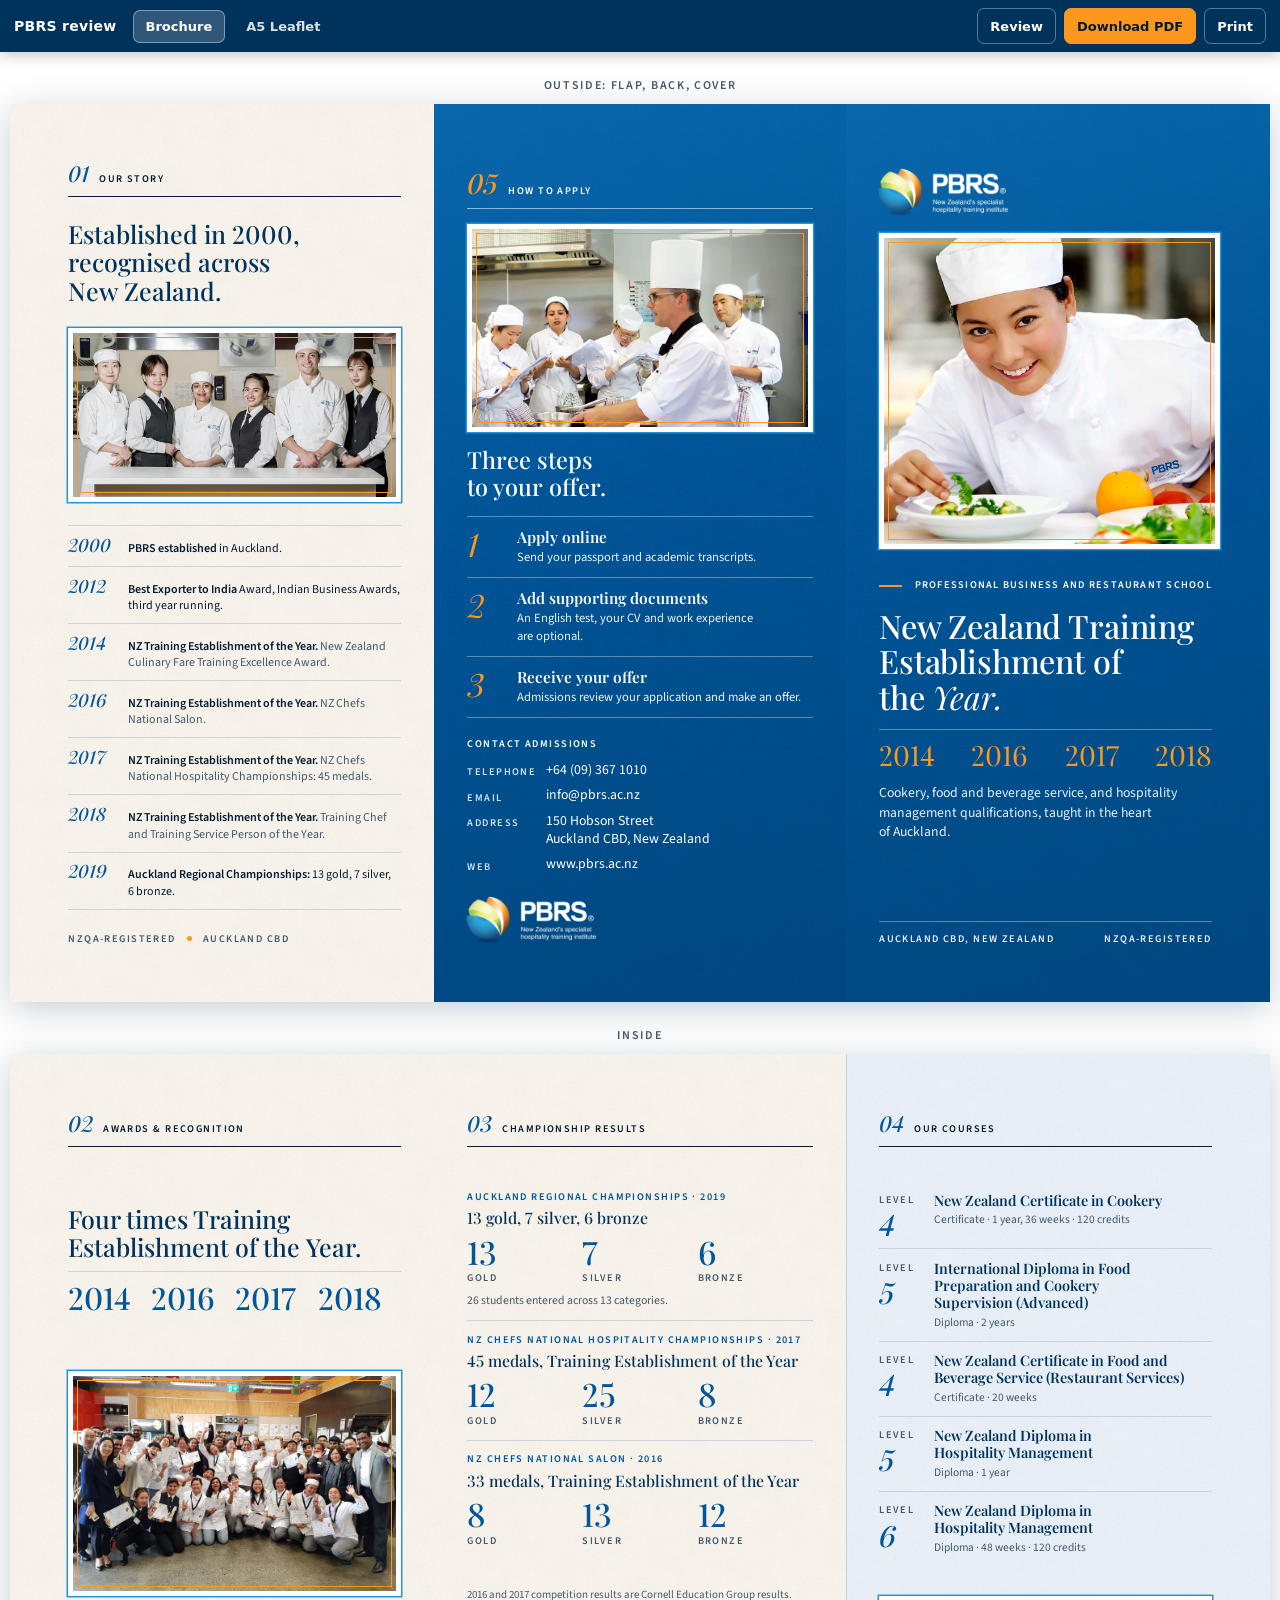
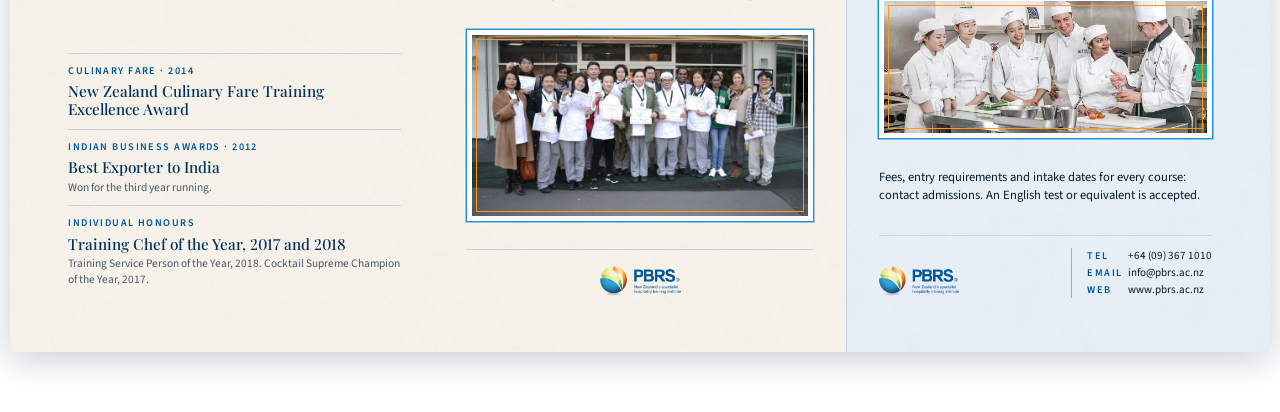
<file: index.html>
<!doctype html>
<html lang="en">
<head>
<meta charset="utf-8">
<meta name="viewport" content="width=device-width,initial-scale=1"><title>PBRS Brochure: review</title>
<style>
@font-face{font-family:'Playfair Display';font-weight:400;font-style:normal;src:url(fonts/pf-400.ttf)}
@font-face{font-family:'Playfair Display';font-weight:500;font-style:normal;src:url(fonts/pf-500.ttf)}
@font-face{font-family:'Playfair Display';font-weight:600;font-style:normal;src:url(fonts/pf-600.ttf)}
@font-face{font-family:'Playfair Display';font-weight:400;font-style:italic;src:url(fonts/pf-i400.ttf)}
@font-face{font-family:'Playfair Display';font-weight:500;font-style:italic;src:url(fonts/pf-i500.ttf)}
@font-face{font-family:'Source Sans 3';font-weight:400;font-style:normal;src:url(fonts/ss-400.ttf)}
@font-face{font-family:'Source Sans 3';font-weight:500;font-style:normal;src:url(fonts/ss-500.ttf)}
@font-face{font-family:'Source Sans 3';font-weight:600;font-style:normal;src:url(fonts/ss-600.ttf)}
:root{
  --blue:#005699; --deep:#00335c; --sky:#1f93d7; --lime:#9ccb51; --orange:#fc981e; --ink:#041b33;
  --paper:#f6f2e9; --rule:#c9d3dd; --mute:#44596e;
  --s2:3mm; --s3:5mm;
  --outer:11mm; --fold:8mm; --top:14mm; --bot:13.2mm;
  /* type scale (pt): label 7 | note 7.5 | spec 8 | body 8.6 | h3 10 | h2 17 */
}
@page{size:303mm 216mm;margin:0}
*{box-sizing:border-box;margin:0;padding:0}
html,body{background:#fff}
body{font-family:'Source Sans 3',sans-serif;color:var(--ink);font-size:8.6pt;line-height:1.45;
  -webkit-print-color-adjust:exact;print-color-adjust:exact;font-variant-numeric:lining-nums;text-wrap:pretty}
.page{position:relative;width:303mm;height:216mm;overflow:hidden;background:var(--paper) url(img/bg_paper.png);background-size:42mm;page-break-after:always;break-after:page}
.page:last-child{page-break-after:auto;break-after:auto}
.panel{position:absolute;top:0;width:99mm;height:216mm}
.p1{left:3mm}.p2{left:102mm}.p3{left:201mm}
.in{position:absolute;top:var(--top);bottom:var(--bot);display:flex;flex-direction:column}
.in.spread{justify-content:space-between}
.p1 .in{left:var(--outer);right:var(--fold)}
.p2 .in{left:var(--fold);right:var(--fold)}
.p3 .in{left:var(--fold);right:var(--outer)}
h1,h2,h3{font-family:'Playfair Display',serif;font-weight:500;color:var(--deep)}
h2{font-size:17pt;line-height:1.14}
h3{font-size:10pt;line-height:1.2;font-weight:600}
.lab{font-size:7pt;letter-spacing:.14em;text-transform:uppercase;font-weight:600;color:var(--blue)}
.sec{display:flex;align-items:baseline;gap:2.4mm;padding-bottom:2.2mm;border-bottom:.25mm solid var(--ink)}
.sec .n{font-family:'Playfair Display',serif;font-style:italic;font-weight:500;font-size:15pt;color:var(--blue);line-height:1}
.sec .lab{color:var(--ink)}
.blue .sec .n{color:var(--orange);font-size:19pt}
.blue .sec{padding-top:1.6mm}
.body{font-size:8.6pt;line-height:1.45}
.note{font-size:7.5pt;line-height:1.4}
.mute{color:var(--mute)}
.photo{display:block;width:100%;object-fit:cover}
.foot{display:flex;justify-content:space-between;align-items:flex-end;padding-top:var(--s2);border-top:.2mm solid var(--rule)}
.foot img{width:21mm;height:auto;display:block;margin-left:-1mm}
.foot.center{justify-content:center}
.foot.center img{margin-left:0}
.foot .lab{color:var(--mute);font-weight:500}
.foot .fc{display:grid;row-gap:.5mm;margin-left:auto;padding-left:3.6mm;border-left:.35mm solid var(--orange);font-size:7.6pt;line-height:1.35;color:var(--ink)}
.foot .fc span{display:grid;grid-template-columns:8.5mm auto;column-gap:1.2mm;align-items:baseline;white-space:nowrap}
.foot .fc b{font-size:7pt;letter-spacing:.14em;text-transform:uppercase;font-weight:600;color:var(--blue)}
.nb{white-space:nowrap}

/* flap */
.years{display:flex;justify-content:space-between;font-family:'Playfair Display',serif;font-size:15pt;color:var(--blue);margin-top:1.6mm;line-height:1}
.recog .t{font-family:'Playfair Display',serif;font-size:10pt;color:var(--deep);font-weight:500;margin-top:1.2mm}
.medals{display:flex;margin-top:1.8mm;border-top:.2mm solid var(--rule);padding-top:2mm}
.medals div{flex:1}
.medals b{display:block;font-family:'Playfair Display',serif;font-weight:500;font-size:20pt;line-height:1;color:var(--blue)}
.medals span{font-size:7pt;letter-spacing:.14em;text-transform:uppercase;font-weight:600;color:var(--mute)}
.lead{display:grid;grid-template-columns:1fr 1.15fr;gap:var(--s2);border-top:.2mm solid var(--rule);padding-top:2.4mm}
.lead b{display:block;font-family:'Playfair Display',serif;font-weight:500;font-size:10.5pt;color:var(--deep)}
.lead span{font-size:7.5pt;color:var(--mute);line-height:1.3;display:block}
.path{border-top:.2mm solid var(--rule);padding-top:2.2mm}
.trk{margin-top:2.2mm}
.trk>.lab{display:block;color:var(--ink);margin-bottom:1.2mm}
.cells{display:grid;grid-template-columns:1fr 1.3fr 1fr;gap:4.4mm}
.cell{position:relative;padding-top:3.6mm}
.cell:before{content:'';position:absolute;left:0;top:0;width:2.2mm;height:2.2mm;border-radius:50%;background:var(--orange)}
.cell.none:before{display:none}
.cell b{display:block;font-family:'Playfair Display',serif;font-weight:500;font-size:9.6pt;color:var(--deep)}
.cell span{display:block;font-size:7.5pt;line-height:1.3;color:var(--mute);margin-top:.4mm}
.linked .cell+.cell:before{}

/* back (blue) */
.back-bg{position:absolute;left:102mm;top:0;width:99mm;height:216mm;background:linear-gradient(165deg,rgba(31,147,215,.30) 0%,rgba(0,86,153,0) 42%,rgba(0,51,92,.42) 100%),url(img/bg_blue.png);background-size:auto,42mm}
.cover-blue{position:absolute;left:201mm;top:0;width:102mm;height:216mm;background:linear-gradient(165deg,rgba(31,147,215,.30) 0%,rgba(0,86,153,0) 42%,rgba(0,51,92,.42) 100%),url(img/bg_blue.png);background-size:auto,42mm}
.field-tint{position:absolute;left:201mm;top:0;width:102mm;height:216mm;background:url(img/bg_tint.png);background-size:42mm}
.field-tint:before{content:'';position:absolute;left:0;top:0;bottom:0;border-left:.2mm solid rgba(0,86,153,.18)}
.steps .step{display:flex;gap:3mm;padding:2.6mm 0;border-top:.2mm solid rgba(255,255,255,.35)}
.steps .step:last-child{border-bottom:.2mm solid rgba(255,255,255,.35)}
.stepn{font-family:'Playfair Display',serif;font-style:italic;font-size:22pt;color:var(--orange);line-height:1;width:9mm;flex:none}
.step h3{color:#fff;font-size:10.5pt;margin-bottom:.6mm}
.step p{color:#e8f1f9;font-size:8.6pt;line-height:1.4}
.contact dl{display:grid;grid-template-columns:19mm 1fr;row-gap:1.8mm;margin-top:2.4mm}
.contact dt{font-size:7pt;letter-spacing:.14em;text-transform:uppercase;font-weight:600;color:#cfe3f3;padding-top:.8mm}
.contact dd{font-size:9.4pt;color:#fff;line-height:1.3}

/* cover */
.cover .cphoto{position:absolute;left:8mm;top:33mm;width:82mm;height:100mm;object-fit:cover}
.cover .ctext{position:absolute;left:var(--fold);right:var(--outer);top:141mm}
.cover .kick{color:#fff;letter-spacing:.12em;font-size:7pt;font-weight:600;text-transform:uppercase;display:flex;align-items:center;gap:3mm;white-space:nowrap}
.cover .kick:before{content:"";width:9mm;border-top:.5mm solid var(--orange)}
.cover h1{font-size:37pt;line-height:1.03;color:#fff;font-weight:500;letter-spacing:-.01em;margin-top:4mm}
.cover h1 em{font-style:italic;font-weight:400}
.cover .sub{color:#e8f1f9;font-size:9.4pt;line-height:1.42;margin-top:3.4mm;width:76mm}
.cover .cfoot{position:absolute;left:var(--fold);right:var(--outer);bottom:var(--bot);display:flex;justify-content:space-between;align-items:flex-end;border-top:.2mm solid rgba(255,255,255,.35);padding-top:2.4mm}
.cover .cfoot span{font-size:7pt;letter-spacing:.14em;text-transform:uppercase;font-weight:600;color:#e8f1f9}

/* courses */
.course{padding:2.6mm 0 2.4mm;border-top:.2mm solid var(--rule)}
.course.first{border-top:none;padding-top:3.6mm}
.course .hd{display:flex;gap:2.4mm;align-items:baseline}
.course .no{font-family:'Playfair Display',serif;font-style:italic;font-weight:500;color:var(--blue);font-size:11pt;flex:none;width:6mm}
.spec{display:grid;grid-template-columns:12mm 22mm 1fr;column-gap:2mm;row-gap:1.2mm;margin:2.2mm 0 1.8mm 8.4mm}
.spec .dur{grid-column:1 / -1;display:grid;grid-template-columns:14mm 1fr;column-gap:2mm;align-items:baseline}
.spec .dur span{margin:0}
.spec span{display:block;font-size:7pt;letter-spacing:.1em;text-transform:uppercase;font-weight:600;color:var(--mute);margin-bottom:.2mm}
.spec b{display:block;font-size:8.4pt;font-weight:500;line-height:1.28}
.course .desc{margin-left:8.4mm;font-size:8.6pt;line-height:1.42}
.course .entry{margin-left:8.4mm;font-size:7.6pt;line-height:1.4;color:var(--mute);margin-top:1.4mm}
.course .entry b{font-weight:600;color:var(--ink);letter-spacing:.12em;text-transform:uppercase;font-size:7pt;margin-right:1mm}
.course.aside{display:grid;grid-template-columns:1fr var(--aw,27mm);column-gap:3mm;grid-template-areas:"hd hd" "sp ph" "ds ph" "en en";align-items:start}
.course.aside .hd{grid-area:hd}
.course.aside .spec{grid-area:sp;grid-template-columns:18mm 1fr;margin-right:0}
.course.aside .spec .dur{display:block;grid-column:auto}
.course.aside .spec .dur span{margin-bottom:.2mm}
.course.aside .desc{grid-area:ds;margin-left:8.4mm}
.course.aside .entry{grid-area:en}
.course.aside .ph{grid-area:ph;display:block;width:var(--aw,27mm);height:var(--ah,31mm);object-fit:cover;margin-top:2.2mm}
.strip{display:grid;gap:2mm}
.strip img{display:block;width:100%;object-fit:cover}
/* photo frames: white print border, fine brand keyline outside, orange inner hairline; sky keyline on the blue panels */
.ph,.strip img,.photo,.cover .cphoto{border:1.3mm solid #fff;box-shadow:0 0 0 .35mm var(--blue);outline:.4mm solid var(--orange);outline-offset:-2.5mm}
.photo,.cover .cphoto{box-shadow:0 0 0 .35mm var(--sky)}
.strip{gap:4mm}
.block .lab{display:block;color:var(--ink);margin-bottom:1.4mm}

/* fees */
.sec2{display:flex;align-items:baseline;gap:2.4mm;padding-bottom:2.2mm;border-bottom:.25mm solid var(--ink)}
.sec2 .n{font-family:'Playfair Display',serif;font-style:italic;font-weight:500;font-size:15pt;color:var(--blue);line-height:1}
.sec2 .lab{color:var(--ink)}
table.fee{width:100%;border-collapse:collapse;font-variant-numeric:tabular-nums lining-nums;margin-top:1mm}
.fee th{font-size:7pt;letter-spacing:.14em;text-transform:uppercase;font-weight:600;color:var(--mute);text-align:right;padding:0 0 2mm}
.fee th:first-child{text-align:left}
.fee td{padding:2.2mm 0;border-top:.2mm solid var(--rule);font-size:9pt;text-align:right}
.fee td:first-child{text-align:left}
.fee tr.tot td{border-top:.5mm solid var(--ink);font-family:'Playfair Display',serif;font-size:13pt;font-weight:500;color:var(--blue);padding-top:2.8mm}
.fee tr.tot td:first-child{font-size:8.4pt;font-family:'Source Sans 3';font-weight:600;color:var(--ink);letter-spacing:.14em;text-transform:uppercase}
.fee tr:last-child td{border-bottom:.25mm solid var(--ink)}

/* ---- V2 awards edition ---- */
.tl{border-top:.2mm solid var(--rule)}
.tl .r{display:grid;grid-template-columns:12.5mm 1fr;column-gap:2mm;padding:2.1mm 0;border-bottom:.2mm solid var(--rule);align-items:baseline}
.tl .y{font-family:'Playfair Display',serif;font-style:italic;font-weight:500;font-size:12.5pt;color:var(--blue);line-height:1.1}
.tl .t{font-size:8.2pt;line-height:1.36;color:var(--ink)}
.tl .t b{font-weight:600}
.tl .t i{font-style:normal;color:var(--mute)}
.fact{display:flex;gap:2.6mm;align-items:baseline;font-size:7pt;letter-spacing:.14em;text-transform:uppercase;font-weight:600;color:var(--mute)}
.fact span+span:before{content:"";display:inline-block;width:1.3mm;height:1.3mm;border-radius:50%;background:var(--orange);margin-right:2.6mm;vertical-align:.3mm}
.big4{display:grid;grid-template-columns:repeat(4,1fr);margin-top:2.4mm;border-top:.2mm solid var(--rule);padding-top:2.6mm}
.big4 b{font-family:'Playfair Display',serif;font-weight:500;font-size:21pt;line-height:1;color:var(--blue);display:block}
.hon{padding:2.4mm 0;border-top:.2mm solid var(--rule)}
.hon .lab{display:block;margin-bottom:.8mm}
.hon .h{font-family:'Playfair Display',serif;font-weight:500;font-size:10.4pt;line-height:1.22;color:var(--deep)}
.hon .s{font-size:7.8pt;line-height:1.38;color:var(--mute);margin-top:.7mm}
.res{padding:2.8mm 0 2.6mm;border-top:.2mm solid var(--rule)}
.res.first{border-top:none;padding-top:3.6mm}
.res .lab{display:block;margin-bottom:.9mm}
.res .h{font-family:'Playfair Display',serif;font-weight:500;font-size:10.8pt;line-height:1.2;color:var(--deep)}
.res .medals{margin-top:2mm;border-top:none;padding-top:0}
.res .medals b{font-size:22pt}
.res .tot{font-size:8pt;color:var(--mute);margin-top:1.4mm}
.res .tot b{font-weight:600;color:var(--ink)}
.cvl .c{display:grid;grid-template-columns:11mm 1fr;column-gap:2.2mm;padding:2.5mm 0;border-top:.2mm solid var(--rule);align-items:start}
.cvl .c:first-child{border-top:none;padding-top:3.4mm}
.cvl .n{font-family:'Playfair Display',serif;font-style:italic;font-weight:500;font-size:20pt;line-height:.95;color:var(--blue)}
.cvl .n small{display:block;font:600 7pt 'Source Sans 3';letter-spacing:.14em;text-transform:uppercase;font-style:normal;color:var(--mute);margin-bottom:.8mm}
.cvl h3{font-size:9.8pt;line-height:1.2}
.cvl .m{font-size:7.8pt;line-height:1.35;color:var(--mute);margin-top:.8mm}
.cover .cphoto{top:31mm;height:76mm}
.cover .ctext{top:114mm}
.cover h1{font-size:22pt;line-height:1.1;margin-top:3.6mm;letter-spacing:-.005em}
.cover .yrs4{display:flex;justify-content:space-between;margin-top:3.6mm;border-top:.2mm solid rgba(255,255,255,.35);padding-top:2.6mm;font-family:'Playfair Display',serif;font-size:19pt;color:var(--orange);line-height:1}
.cover .sub{margin-top:3.6mm;width:78mm}
.flapphoto{width:100%}
</style>
<link rel="stylesheet" href="editor/editor.css"></head>
<body>
<section class="page" id="outside">
  <div class="back-bg"></div>
  <div class="cover-blue"></div>
  <div class="panel p1"><div class="in spread">
    <div class="sec"><span class="n">01</span><span class="lab">Our story</span></div>
    <h2>Established in 2000, recognised across New&nbsp;Zealand.</h2>
    <img class="photo" src="img/story_g08.jpg" style="height:42mm;object-position:50% 40%" alt="">
    <div class="tl">
      <div class="r"><span class="y">2000</span><span class="t"><b>PBRS established</b> in Auckland.</span></div><div class="r"><span class="y">2012</span><span class="t"><b>Best Exporter to India</b> Award, Indian Business Awards, third year running.</span></div><div class="r"><span class="y">2014</span><span class="t"><b>NZ Training Establishment of the Year.</b> <i>New Zealand Culinary Fare Training Excellence Award.</i></span></div><div class="r"><span class="y">2016</span><span class="t"><b>NZ Training Establishment of the Year.</b> <i>NZ Chefs National Salon.</i></span></div><div class="r"><span class="y">2017</span><span class="t"><b>NZ Training Establishment of the Year.</b> <i>NZ Chefs National Hospitality Championships: 45 medals.</i></span></div><div class="r"><span class="y">2018</span><span class="t"><b>NZ Training Establishment of the Year.</b> <i>Training Chef and Training Service Person of the Year.</i></span></div><div class="r"><span class="y">2019</span><span class="t"><b>Auckland Regional Championships:</b> 13 gold, 7 silver, 6 bronze.</span></div>
    </div>
    <div class="fact"><span>NZQA-registered</span><span>Auckland CBD</span></div>
  </div></div>

  <div class="panel p2 blue"><div class="in spread">
    <div class="sec" style="border-bottom-color:rgba(255,255,255,.55)"><span class="n">05</span><span class="lab" style="color:#fff">How to apply</span></div>
    <img class="photo" src="img/back_079.jpg" style="height:50mm;object-position:50% 40%" alt="">
    <h2 style="color:#fff;font-size:16pt">Three steps<br>to your offer.</h2>
    <div class="steps">
      <div class="step"><span class="stepn">1</span><div><h3>Apply online</h3><p>Send your passport and academic transcripts.</p></div></div>
      <div class="step"><span class="stepn">2</span><div><h3>Add supporting documents</h3><p>An English test, your CV and work experience are optional.</p></div></div>
      <div class="step"><span class="stepn">3</span><div><h3>Receive your offer</h3><p>Admissions review your application and make an offer.</p></div></div>
    </div>
    <div class="contact">
      <span class="lab" style="color:#fff">Contact admissions</span>
      <dl>
        <dt>Telephone</dt><dd>+64 (09) 367 1010</dd>
        <dt>Email</dt><dd>info@pbrs.ac.nz</dd>
        <dt>Address</dt><dd>150 Hobson Street<br>Auckland CBD, New Zealand</dd>
        <dt>Web</dt><dd>www.pbrs.ac.nz</dd>
      </dl>
    </div>
    <div><img src="img/logo-light.png" style="width:34mm;display:block;margin-left:-1.8mm" alt="PBRS"></div>
  </div></div>

  <div class="panel p3 cover">
    <div class="in" style="bottom:auto">
      <img src="img/logo-light.png" style="width:34mm;display:block;margin-left:-1.8mm" alt="PBRS">
    </div>
    <img class="cphoto" src="img/cover_078.jpg" alt="">
    <div class="ctext">
      <div class="kick">Professional Business and Restaurant School</div>
      <h1>New Zealand Training Establishment of the&nbsp;<em>Year.</em></h1>
      <div class="yrs4"><span>2014</span><span>2016</span><span>2017</span><span>2018</span></div>
      <p class="sub">Cookery, food and beverage service, and hospitality management qualifications, taught in the heart of Auckland.</p>
    </div>
    <div class="cfoot"><span>Auckland CBD, New Zealand</span><span>NZQA-registered</span></div>
  </div>

</section>
<section class="page" id="inside">
  <div class="field-tint"></div>
  <div class="panel p1"><div class="in spread">
    <div class="sec"><span class="n">02</span><span class="lab">Awards &amp; recognition</span></div>
    <div>
      <h2>Four times Training Establishment of the&nbsp;Year.</h2>
      <div class="big4"><b>2014</b><b>2016</b><b>2017</b><b>2018</b></div>
    </div>
    <img class="photo" src="img/award_g12.jpg" style="height:54mm;object-position:50% 50%" alt="">
    <div>
      <div class="hon"><span class="lab">Culinary Fare &middot; 2014</span><div class="h">New Zealand Culinary Fare Training Excellence Award</div></div>
      <div class="hon"><span class="lab">Indian Business Awards &middot; 2012</span><div class="h">Best Exporter to India</div><div class="s">Won for the third year running.</div></div>
      <div class="hon"><span class="lab">Individual honours</span><div class="h">Training Chef of the Year, 2017 and 2018</div><div class="s">Training Service Person of the Year, 2018. Cocktail Supreme Champion of the Year, 2017.</div></div>
    </div>
  </div></div>

  <div class="panel p2"><div class="in spread">
    <div class="sec"><span class="n">03</span><span class="lab">Championship results</span></div>
    <div>
    <div class="res first"><span class="lab">Auckland Regional Championships &middot; 2019</span><div class="h">13 gold, 7 silver, 6 bronze</div><div class="medals"><div><b>13</b><span>Gold</span></div><div><b>7</b><span>Silver</span></div><div><b>6</b><span>Bronze</span></div></div><div class="tot">26 students entered across 13 categories.</div></div>
    <div class="res"><span class="lab">NZ Chefs National Hospitality Championships &middot; 2017</span><div class="h">45 medals, Training Establishment of the Year</div><div class="medals"><div><b>12</b><span>Gold</span></div><div><b>25</b><span>Silver</span></div><div><b>8</b><span>Bronze</span></div></div></div>
    <div class="res"><span class="lab">NZ Chefs National Salon &middot; 2016</span><div class="h">33 medals, Training Establishment of the Year</div><div class="medals"><div><b>8</b><span>Gold</span></div><div><b>13</b><span>Silver</span></div><div><b>12</b><span>Bronze</span></div></div></div>
    </div>
    <p class="note mute">2016 and 2017 competition results are Cornell Education Group results.</p>
    <img class="photo" src="img/team_093.jpg" style="height:46mm;object-position:50% 50%" alt="">
    <div class="foot center"><img src="img/logo.png" alt="PBRS"></div>
  </div></div>

  <div class="panel p3"><div class="in spread">
    <div class="sec"><span class="n">04</span><span class="lab">Our courses</span></div>
    <div class="cvl">
      <div class="c"><div class="n"><small>Level</small>4</div><div><h3>New Zealand Certificate in Cookery</h3><div class="m">Certificate &middot; 1 year, 36 weeks &middot; 120 credits</div></div></div><div class="c"><div class="n"><small>Level</small>5</div><div><h3>International Diploma in Food Preparation and Cookery Supervision (Advanced)</h3><div class="m">Diploma &middot; 2 years</div></div></div><div class="c"><div class="n"><small>Level</small>4</div><div><h3>New Zealand Certificate in Food and Beverage Service (Restaurant Services)</h3><div class="m">Certificate &middot; 20 weeks</div></div></div><div class="c"><div class="n"><small>Level</small>5</div><div><h3>New Zealand Diploma in Hospitality Management</h3><div class="m">Diploma &middot; 1 year</div></div></div><div class="c"><div class="n"><small>Level</small>6</div><div><h3>New Zealand Diploma in Hospitality Management</h3><div class="m">Diploma &middot; 48 weeks &middot; 120 credits</div></div></div>
    </div>
    <img class="photo" src="img/course_g09.jpg" style="height:34mm;object-position:50% 50%" alt="">
    <div>
      <p class="body">Fees, entry requirements and intake dates for every course: contact admissions. An English test or equivalent is accepted.</p>
    </div>
    <div class="foot"><img src="img/logo.png" alt="PBRS"><div class="fc"><span><b>Tel</b>+64 (09) 367 1010</span><span><b>Email</b>info@pbrs.ac.nz</span><span><b>Web</b>www.pbrs.ac.nz</span></div></div>
  </div></div>

</section>
<script>window.ED_CONFIG={"pageTitle": "PBRS Brochure: review", "id": "a2", "title": "PBRS Brochure (Awards edition)", "brand": "PBRS review", "feedbackTo": "zeroinfinityinfotech@gmail.com", "endpoint": "https://ntfy.sh/pbrs-brochure-f0a8e11ac83864a5132b", "pdf": "downloads/PBRS-Brochure.pdf", "pdfName": "PBRS-Brochure.pdf", "tabs": [{"label": "Brochure", "href": "./", "on": true}, {"label": "A5 Leaflet", "href": "leaflet/", "on": false}], "widthMm": 303, "maxZoom": 1.3, "captions": ["Outside: flap, back, cover", "Inside"]};</script><script src="editor/editor.js"></script></body>
</html>
</file>
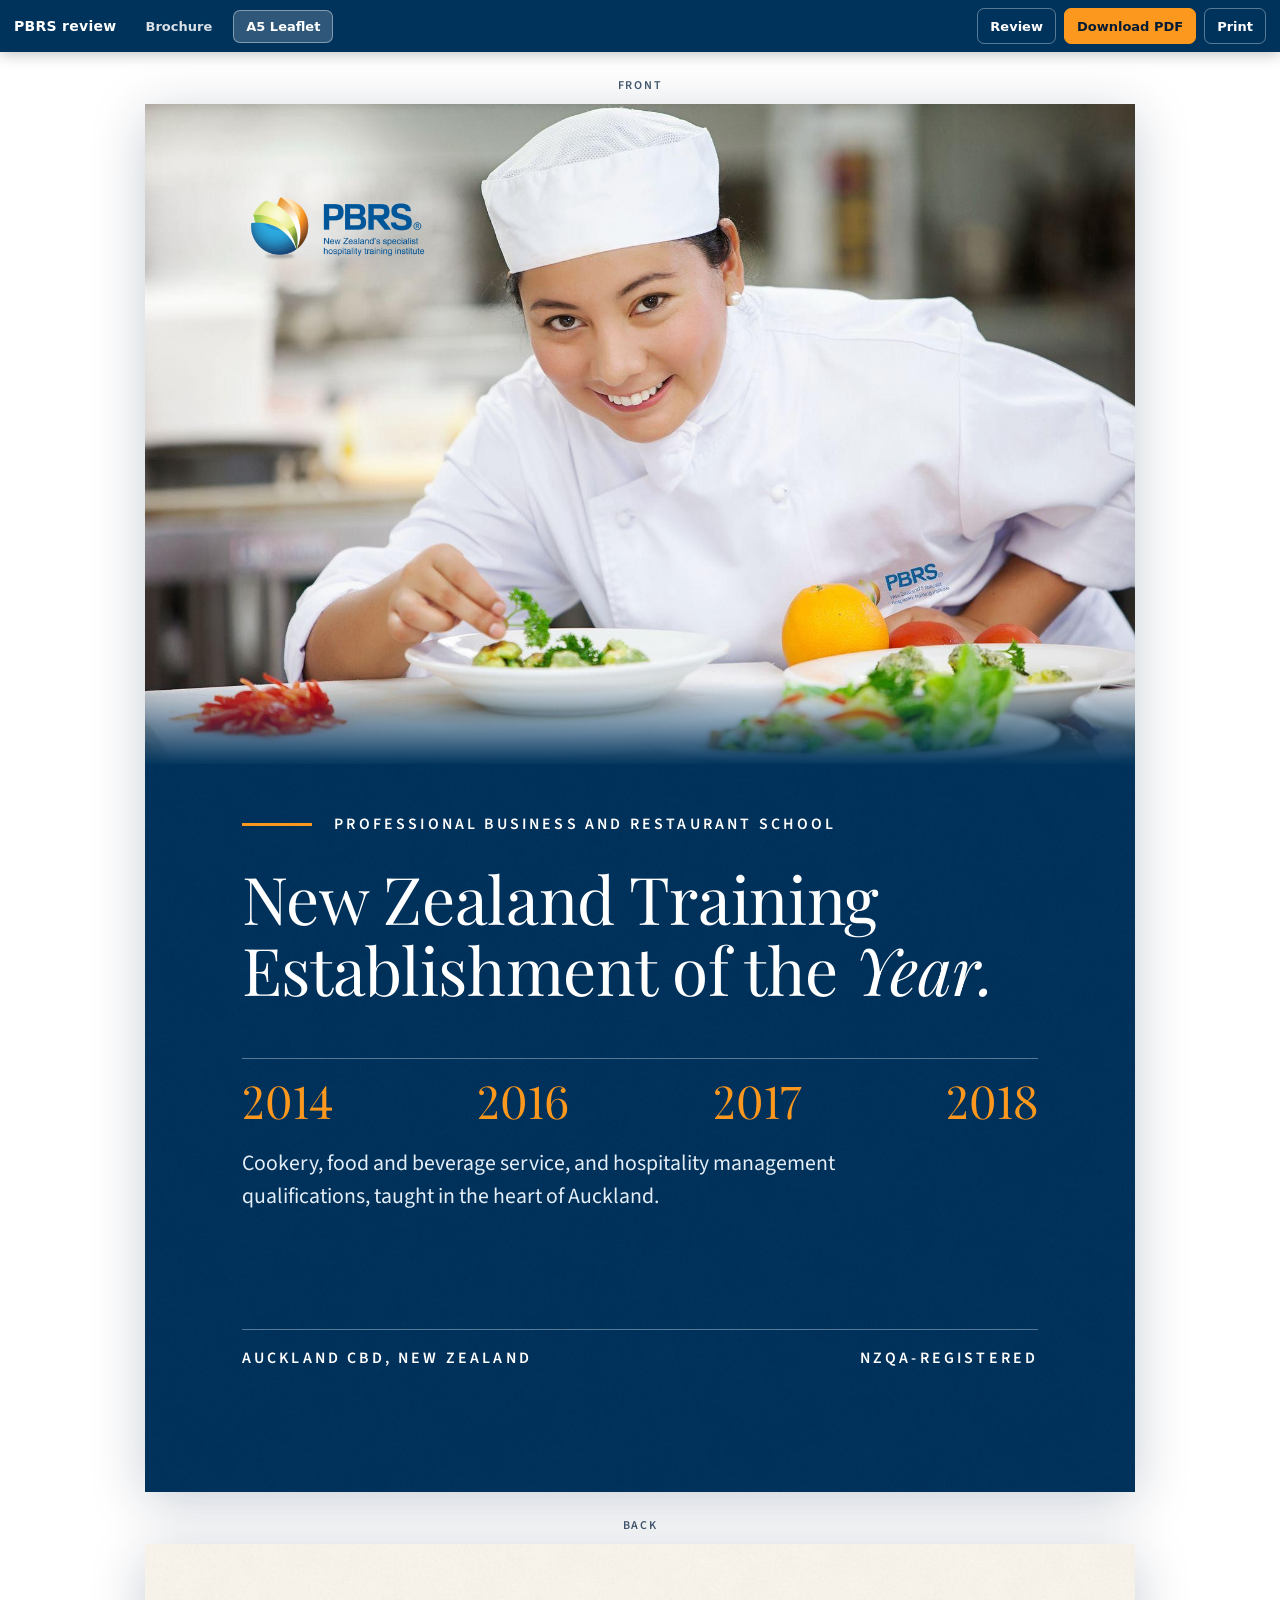
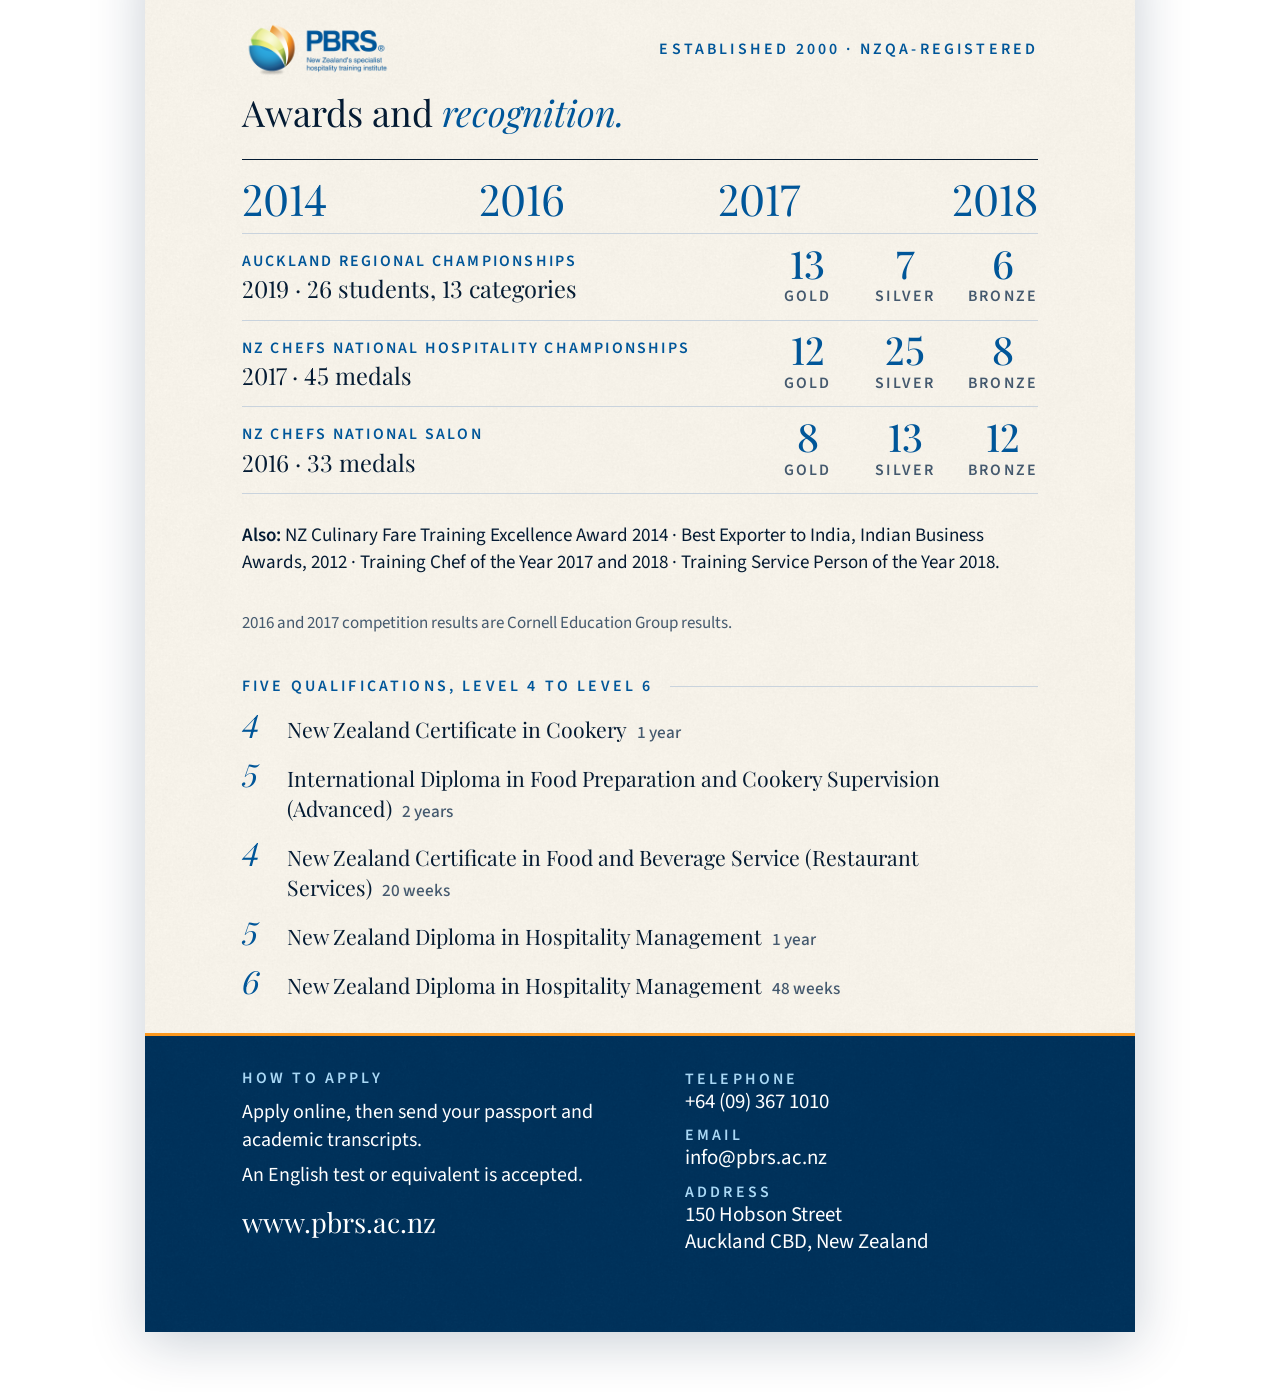
<file: leaflet/index.html>
<!doctype html><html lang="en"><head><meta charset="utf-8"><meta name="viewport" content="width=device-width,initial-scale=1"><title>PBRS Leaflet: review</title><style>
@font-face{font-family:'Playfair Display';font-weight:400;font-style:normal;src:url(fonts/pf-400.ttf)}
@font-face{font-family:'Playfair Display';font-weight:500;font-style:normal;src:url(fonts/pf-500.ttf)}
@font-face{font-family:'Playfair Display';font-weight:600;font-style:normal;src:url(fonts/pf-600.ttf)}
@font-face{font-family:'Playfair Display';font-weight:400;font-style:italic;src:url(fonts/pf-i400.ttf)}
@font-face{font-family:'Playfair Display';font-weight:500;font-style:italic;src:url(fonts/pf-i500.ttf)}
@font-face{font-family:'Source Sans 3';font-weight:400;font-style:normal;src:url(fonts/ss-400.ttf)}
@font-face{font-family:'Source Sans 3';font-weight:500;font-style:normal;src:url(fonts/ss-500.ttf)}
@font-face{font-family:'Source Sans 3';font-weight:600;font-style:normal;src:url(fonts/ss-600.ttf)}
:root{--blue:#005699;--deep:#00335c;--sky:#1f93d7;--orange:#fc981e;--ink:#041b33;--paper:#f6f2e9;--rule:#c9d3dd;--mute:#44596e;--lsky:#a9d8f5}
@page{size:154mm 216mm;margin:0}
*{box-sizing:border-box;margin:0;padding:0}
html,body{background:#fff}
body{font-family:'Source Sans 3',sans-serif;color:var(--ink);font-size:8.8pt;line-height:1.4;-webkit-print-color-adjust:exact;print-color-adjust:exact;font-variant-numeric:lining-nums tabular-nums}
.page{position:relative;width:154mm;height:216mm;overflow:hidden;page-break-after:always;break-after:page}
.page:last-child{page-break-after:auto;break-after:auto}
.abs{position:absolute}
.lbl{font-size:7pt;font-weight:600;letter-spacing:.2em;text-transform:uppercase;line-height:1.3}
/* FRONT: full-bleed hero fading into navy */
.front{background:var(--deep) url(img/bg_navy.png);background-size:42mm;color:#fff}
.hero{left:0;top:0;width:154mm;height:102.7mm;display:block}
.fade{left:0;top:0;width:154mm;height:103mm;background:linear-gradient(180deg,rgba(0,51,92,0) 0,rgba(0,51,92,0) 90mm,rgba(0,51,92,.6) 98mm,#00335c 103mm)}
.front .logo{left:15mm;top:13mm;height:12mm}
.kick{left:15mm;top:116.5mm;display:flex;align-items:center;gap:3.4mm;color:#fff}
.kick:before{content:"";width:11mm;border-top:.5mm solid var(--orange)}
h1{position:absolute;left:15mm;top:123mm;font-family:'Playfair Display',serif;font-weight:400;font-size:43pt;line-height:1.03;letter-spacing:-.008em;color:#fff}
h1 em{font-style:italic}
.sub{left:15mm;width:98mm;top:164mm;font-size:10pt;line-height:1.5;color:#e4eef7}
.ffoot{left:15mm;width:124mm;top:190.6mm;border-top:.3mm solid rgba(255,255,255,.35);padding-top:2.8mm;display:flex;justify-content:space-between;color:#fff}
/* BACK */
.back{background:var(--paper) url(img/bg_paper.png);background-size:42mm}
.back .logo{left:15mm;top:11.5mm;height:9.5mm}
.back .tag{right:15mm;top:14.8mm;color:var(--blue);text-align:right}
h2{position:absolute;left:15mm;top:26mm;font-family:'Playfair Display',serif;font-weight:400;font-size:17pt;line-height:1.15;color:var(--ink)}
h2 em{font-style:italic;color:var(--blue)}
.ph{display:block;border:1.3mm solid #fff;box-shadow:0 0 0 .35mm var(--blue);outline:.4mm solid var(--orange);outline-offset:-2.5mm}
.grp{left:15mm;width:57mm}
.grp .lbl{color:var(--blue);margin-bottom:2.2mm;display:flex;align-items:center;gap:2.6mm}
.grp .lbl:after{content:"";flex:1;border-top:.25mm solid var(--rule)}
.q{display:grid;grid-template-columns:9.5mm 1fr;column-gap:0;margin-bottom:2.6mm;align-items:start}
.g1 .q{margin-bottom:4.5mm}
.g2 .q{margin-bottom:5mm}
.q .n{font-family:'Playfair Display',serif;font-style:italic;font-size:21pt;line-height:.95;color:var(--blue)}
.q .t{font-family:'Playfair Display',serif;font-size:10pt;line-height:1.24;color:var(--ink)}
.q .d{font-size:8pt;font-weight:500;color:var(--mute);margin-top:.7mm;letter-spacing:.01em;line-height:1.3}
.recog{left:77mm;width:62mm;top:127.5mm;border-top:.3mm solid var(--ink);padding-top:3mm}
.recog .lbl{color:var(--blue);margin-bottom:1.4mm}
.recog .h{font-family:'Playfair Display',serif;font-size:10pt;line-height:1.25;text-wrap:balance}
.yrs{display:flex;justify-content:space-between;margin-top:2mm;font-family:'Playfair Display',serif;font-size:14.5pt;color:var(--blue);line-height:1}
.lead{font-size:7.5pt;color:var(--mute);line-height:1.4;margin-top:2.6mm}
.lead b{font-weight:600;color:var(--ink)}
.band{left:0;top:168mm;width:154mm;height:48mm;background:var(--deep) url(img/bg_navy.png);background-size:42mm;border-top:.6mm solid var(--orange)}
.ap{left:15mm;top:175.4mm;width:60mm;color:#fff}
.ap .lbl{color:var(--lsky);margin-bottom:1.6mm}
.ap p{font-size:8.8pt;line-height:1.4;margin-bottom:1.1mm;color:#fff}
.ap .web{font-family:'Playfair Display',serif;font-size:12pt;margin-top:2mm;color:#fff}
.ct{left:84mm;top:175.6mm;width:55mm;color:#fff}
.ct dl{display:grid;row-gap:1.7mm}
.ct dt{font-size:7pt;font-weight:600;letter-spacing:.2em;text-transform:uppercase;color:var(--lsky);line-height:1.2}
.ct dd{font-size:9.2pt;line-height:1.28;color:#fff}

/* ---- V2 awards edition ---- */
h1{top:118mm;font-size:29pt;line-height:1.08;width:124mm;letter-spacing:-.005em}
.kick{top:110.5mm}
.yrs4{left:15mm;width:124mm;top:148.5mm;display:flex;justify-content:space-between;border-top:.3mm solid rgba(255,255,255,.35);padding-top:3mm;font-family:'Playfair Display',serif;font-size:20pt;line-height:1;color:var(--orange)}
.sub{top:162.5mm;width:112mm;font-size:9.6pt}
h2{font-size:16pt;top:23mm}
.years{left:15mm;width:124mm;top:33.5mm;display:flex;justify-content:space-between;font-family:'Playfair Display',serif;font-size:19pt;line-height:1;color:var(--blue);border-top:.3mm solid var(--ink);padding-top:2.6mm}
.res{left:15mm;width:124mm;top:45mm}
.res .rw{display:grid;grid-template-columns:1fr auto;column-gap:4mm;align-items:center;padding:1.5mm 0;border-top:.25mm solid var(--rule)}
.res .rw .e{font-size:7pt;font-weight:600;letter-spacing:.14em;text-transform:uppercase;color:var(--blue);line-height:1.3}
.res .rw .d{font-family:'Playfair Display',serif;font-size:10.4pt;line-height:1.2;color:var(--ink);margin-top:.4mm}
.res .rw .m{display:flex;gap:4.2mm;text-align:center}
.res .rw .m div{min-width:11mm}
.res .rw .m b{display:block;font-family:'Playfair Display',serif;font-weight:500;font-size:17pt;line-height:1;color:var(--blue)}
.res .rw .m span{font-size:7pt;font-weight:600;letter-spacing:.14em;text-transform:uppercase;color:var(--mute)}
.res .rw.last{border-bottom:.25mm solid var(--rule)}
.hon2{left:15mm;width:124mm;top:90mm;font-size:8.4pt;line-height:1.42;color:var(--ink)}
.hon2 b{font-weight:600}
.note2{left:15mm;width:124mm;top:104mm;font-size:7.5pt;line-height:1.35;color:var(--mute)}
.crs{left:15mm;width:124mm;top:114mm}
.crs .lbl{color:var(--blue);margin-bottom:2mm;display:flex;align-items:center;gap:2.6mm}
.crs .lbl:after{content:"";flex:1;border-top:.25mm solid var(--rule)}
.crs .cr{display:grid;grid-template-columns:7mm 1fr;margin-bottom:1.9mm;align-items:baseline}
.crs .cr .n{font-family:'Playfair Display',serif;font-style:italic;font-size:14pt;line-height:1;color:var(--blue)}
.crs .cr .t{font-family:'Playfair Display',serif;font-size:9.4pt;line-height:1.2;color:var(--ink)}
.crs .cr .d{font-size:7.6pt;font-weight:500;color:var(--mute);margin-left:1.6mm;white-space:nowrap}
.band{top:169.5mm;height:46.5mm}
.ap{top:175mm}
.ct{top:175.2mm}
</style><link rel="stylesheet" href="../editor/editor.css"></head><body>
<div class="page front">
 <img class="abs hero" src="img/hero_g47.jpg" alt="PBRS student chef plating a salad">
 <div class="abs fade"></div>
 <img class="abs logo" src="img/logo.png" alt="PBRS">
 <div class="abs kick lbl">Professional Business and Restaurant School</div>
 <h1>New Zealand Training Establishment of the <em>Year.</em></h1>
 <div class="abs yrs4"><span>2014</span><span>2016</span><span>2017</span><span>2018</span></div>
 <p class="abs sub">Cookery, food and beverage service, and hospitality management qualifications, taught in the heart of Auckland.</p>
 <div class="abs ffoot lbl"><span>Auckland CBD, New Zealand</span><span>NZQA-registered</span></div>
</div>
<div class="page back">
 <img class="abs logo" src="img/logo.png" alt="PBRS">
 <div class="abs tag lbl">Established 2000 &middot; NZQA-registered</div>
 <h2>Awards and <em>recognition.</em></h2>
 <div class="abs years"><span>2014</span><span>2016</span><span>2017</span><span>2018</span></div>
 <div class="abs res">
  <div class="rw"><div><div class="e">Auckland Regional Championships</div><div class="d">2019 &middot; 26 students, 13 categories</div></div><div class="m"><div><b>13</b><span>Gold</span></div><div><b>7</b><span>Silver</span></div><div><b>6</b><span>Bronze</span></div></div></div>
  <div class="rw"><div><div class="e">NZ Chefs National Hospitality Championships</div><div class="d">2017 &middot; 45 medals</div></div><div class="m"><div><b>12</b><span>Gold</span></div><div><b>25</b><span>Silver</span></div><div><b>8</b><span>Bronze</span></div></div></div>
  <div class="rw last"><div><div class="e">NZ Chefs National Salon</div><div class="d">2016 &middot; 33 medals</div></div><div class="m"><div><b>8</b><span>Gold</span></div><div><b>13</b><span>Silver</span></div><div><b>12</b><span>Bronze</span></div></div></div>
 </div>
 <p class="abs hon2"><b>Also:</b> NZ Culinary Fare Training Excellence Award 2014 &middot; Best Exporter to India, Indian Business Awards, 2012 &middot; Training Chef of the Year 2017 and 2018 &middot; Training Service Person of the Year 2018.</p>
 <p class="abs note2">2016 and 2017 competition results are Cornell Education Group results.</p>
 <div class="abs crs"><div class="lbl">Five qualifications, Level 4 to Level 6</div>
  <div class="cr"><span class="n">4</span><div><span class="t">New Zealand Certificate in Cookery</span><span class="d">1 year</span></div></div>
  <div class="cr"><span class="n">5</span><div><span class="t">International Diploma in Food Preparation and Cookery Supervision (Advanced)</span><span class="d">2 years</span></div></div>
  <div class="cr"><span class="n">4</span><div><span class="t">New Zealand Certificate in Food and Beverage Service (Restaurant Services)</span><span class="d">20 weeks</span></div></div>
  <div class="cr"><span class="n">5</span><div><span class="t">New Zealand Diploma in Hospitality Management</span><span class="d">1 year</span></div></div>
  <div class="cr"><span class="n">6</span><div><span class="t">New Zealand Diploma in Hospitality Management</span><span class="d">48 weeks</span></div></div>
 </div>
 <div class="abs band"></div>
 <div class="abs ap"><div class="lbl">How to apply</div>
  <p>Apply online, then send your passport and academic transcripts.</p>
  <p>An English test or equivalent is accepted.</p><div class="web">www.pbrs.ac.nz</div></div>
 <div class="abs ct"><dl><div><dt>Telephone</dt><dd>+64 (09) 367 1010</dd></div><div><dt>Email</dt><dd>info@pbrs.ac.nz</dd></div><div><dt>Address</dt><dd>150 Hobson Street<br>Auckland CBD, New Zealand</dd></div></dl></div>
</div><script>window.ED_CONFIG={"pageTitle": "PBRS Leaflet: review", "id": "leaflet2", "title": "PBRS A5 Leaflet (Awards edition)", "brand": "PBRS review", "feedbackTo": "zeroinfinityinfotech@gmail.com", "endpoint": "https://ntfy.sh/pbrs-brochure-f0a8e11ac83864a5132b", "pdf": "../downloads/PBRS-Leaflet.pdf", "pdfName": "PBRS-Leaflet.pdf", "tabs": [{"label": "Brochure", "href": "../", "on": false}, {"label": "A5 Leaflet", "href": "./", "on": true}], "widthMm": 154, "maxZoom": 1.7, "captions": ["Front", "Back"], "pageNames": ["Front", "Back"]};</script><script src="../editor/editor.js"></script></body></html>
</file>
<file: editor/editor.css>
/* PBRS brochure editor: toolbar, image picker, review pins. Screen-only; nothing here prints. */
:root{--ed-blue:#005699;--ed-deep:#00335c;--ed-orange:#fc981e;--ed-ink:#041b33;--ed-line:#d5dde6}
html{background:#e9edf2;scrollbar-width:none;-ms-overflow-style:none}
html::-webkit-scrollbar,body::-webkit-scrollbar,#ed-bar::-webkit-scrollbar,.ed-grid::-webkit-scrollbar{display:none;width:0;height:0}
body.ed-on{padding-top:56px}
#ed-stage{display:flex;flex-direction:column;align-items:center;gap:22px;padding:22px 0 60px}
#ed-stage .page{box-shadow:0 6px 30px rgba(0,33,66,.22);flex:none}
.ed-cap{font:600 12px/1 'Source Sans 3',system-ui,sans-serif;letter-spacing:.14em;text-transform:uppercase;color:#44596e;text-align:center;margin:6px 0 -10px}

#ed-bar{position:fixed;inset:0 0 auto 0;z-index:9999;height:56px;display:flex;align-items:center;gap:8px;padding:0 14px;background:var(--ed-deep);color:#fff;font:600 13px/1 system-ui,'Segoe UI',sans-serif;box-shadow:0 2px 14px rgba(0,0,0,.25);overflow-x:auto;scrollbar-width:none;-ms-overflow-style:none}
#ed-bar b{font-size:14px;letter-spacing:.02em;margin-right:6px;white-space:nowrap}
#ed-bar button{appearance:none;border:1px solid rgba(255,255,255,.35);background:transparent;color:#fff;border-radius:7px;padding:8px 12px;font:inherit;cursor:pointer;white-space:nowrap}
#ed-bar button:hover{background:rgba(255,255,255,.12)}
#ed-bar button.on{background:#fff;color:var(--ed-deep);border-color:#fff}
#ed-bar button.go{background:var(--ed-orange);border-color:var(--ed-orange);color:var(--ed-ink)}
#ed-bar .sp{flex:1}
#ed-bar .st{font-weight:500;opacity:.8;font-size:12px;white-space:nowrap}

/* text editing */
body.ed-edit [data-ed-text]{outline:1px dashed transparent;outline-offset:2px;cursor:text}
body.ed-edit [data-ed-text]:hover{outline-color:rgba(31,147,215,.8)}
body.ed-edit [data-ed-text]:focus{outline:2px solid var(--ed-orange);background:rgba(252,152,30,.07)}
body.ed-edit [data-ed-img]{cursor:pointer;outline:2px solid transparent;outline-offset:-2px}
body.ed-edit [data-ed-img]:hover{outline-color:var(--ed-orange)}
body.ed-review [data-ed-text],body.ed-review [data-ed-img]{cursor:crosshair}
body.ed-review [data-ed-text]:hover,body.ed-review [data-ed-img]:hover{outline:2px solid #1f93d7;outline-offset:1px}

/* pins */
.ed-pin{position:absolute;z-index:50;width:22px;height:22px;border-radius:50%;background:var(--ed-orange);color:var(--ed-ink);font:700 12px/22px system-ui,sans-serif;text-align:center;box-shadow:0 1px 6px rgba(0,0,0,.4);cursor:pointer;transform:translate(-50%,-50%)}

/* popovers */
.ed-pop{position:fixed;z-index:10000;background:#fff;color:var(--ed-ink);border:1px solid var(--ed-line);border-radius:12px;box-shadow:0 14px 50px rgba(0,33,66,.35);font:14px/1.45 system-ui,'Segoe UI',sans-serif;max-width:min(560px,94vw)}
.ed-pop h4{font:700 14px/1.2 system-ui,sans-serif;margin:0;padding:14px 16px 8px;color:var(--ed-deep)}
.ed-pop .bd{padding:0 16px 14px}
.ed-pop .ft{display:flex;gap:8px;justify-content:flex-end;padding:10px 16px 14px;border-top:1px solid var(--ed-line)}
.ed-pop button{appearance:none;border:1px solid var(--ed-line);background:#fff;border-radius:8px;padding:8px 12px;font:600 13px system-ui,sans-serif;cursor:pointer}
.ed-pop button.pri{background:var(--ed-blue);border-color:var(--ed-blue);color:#fff}
.ed-pop button.dng{color:#a3262a}
.ed-pop input[type=text],.ed-pop textarea{width:100%;border:1px solid var(--ed-line);border-radius:8px;padding:9px 10px;font:14px system-ui,sans-serif}
.ed-pop textarea{min-height:90px;resize:vertical}
.ed-pop label{display:block;font:600 12px system-ui,sans-serif;color:#44596e;margin:10px 0 4px}
.ed-pop input[type=range]{width:100%}
.ed-grid{scrollbar-width:none;display:grid;grid-template-columns:repeat(auto-fill,minmax(88px,1fr));gap:6px;max-height:min(46vh,380px);overflow:auto;padding:2px}
.ed-grid button{padding:0;border:2px solid transparent;border-radius:6px;overflow:hidden;position:relative;line-height:0}
.ed-grid button:hover{border-color:var(--ed-orange)}
.ed-grid img{width:100%;height:62px;object-fit:cover;display:block}
.ed-grid span{position:absolute;left:3px;bottom:3px;background:rgba(0,33,66,.8);color:#fff;font:600 10px/1 system-ui,sans-serif;padding:2px 4px;border-radius:3px}
.ed-note{border-top:1px solid var(--ed-line);padding:9px 0;display:flex;gap:9px;align-items:flex-start}
.ed-note i{flex:none;width:20px;height:20px;border-radius:50%;background:var(--ed-orange);font:700 11px/20px system-ui;text-align:center;font-style:normal}
.ed-note small{display:block;color:#5a6c7e}
#ed-help{position:fixed;inset:0;z-index:10001;background:rgba(4,27,51,.55);display:none;align-items:center;justify-content:center}
#ed-help.on{display:flex}
#ed-toast{position:fixed;left:50%;bottom:22px;transform:translateX(-50%);z-index:10002;background:var(--ed-ink);color:#fff;padding:10px 16px;border-radius:9px;font:600 13px system-ui,sans-serif;opacity:0;transition:opacity .25s;pointer-events:none}
#ed-toast.on{opacity:1}

@media print{
  #ed-bar,.ed-pin,.ed-pop,#ed-help,#ed-toast,.ed-cap{display:none!important}
  html,body{background:#fff!important;padding:0!important}
  #ed-stage{display:block;padding:0}
  #ed-stage .page{box-shadow:none;zoom:1!important;margin:0}
  [data-ed-text]{outline:none!important;background:none!important}
}

/* simple client view: slim bar with Review / Download / Print, notes bar, responsive */
#ed-bar{height:52px;justify-content:flex-end;gap:8px;overflow:visible}
#ed-bar .br{margin-right:auto;font-weight:700;font-size:14px;white-space:nowrap}
body.ed-on{padding-top:52px}
body.ed-review [data-ed-text],body.ed-review [data-ed-img]{cursor:crosshair}
#ed-rv{display:none;position:fixed;left:0;right:0;bottom:0;z-index:9998;align-items:center;gap:8px;padding:10px 14px calc(10px + env(safe-area-inset-bottom));background:#fff;border-top:1px solid var(--ed-line);box-shadow:0 -6px 24px rgba(0,33,66,.18);font:600 13px system-ui,sans-serif;color:var(--ed-ink)}
#ed-rv span{flex:1}
#ed-rv button{appearance:none;border:1px solid var(--ed-line);background:#fff;border-radius:8px;padding:9px 12px;font:600 13px system-ui,sans-serif;cursor:pointer;white-space:nowrap}
#ed-rv button.go{background:var(--ed-orange);border-color:var(--ed-orange);color:var(--ed-ink)}
body.ed-rvon #ed-rv{display:flex}
body.ed-rvon #ed-stage{padding-bottom:90px}
#ed-bar button.go,#ed-bar button{min-height:36px}
@media (max-width:640px){
  #ed-bar{padding:0 10px;gap:6px}
  #ed-bar .br{display:none}
  #ed-bar{justify-content:center}
  #ed-bar button{padding:8px 11px;font-size:12.5px}
  #ed-rv{flex-wrap:wrap}
  #ed-rv span{flex:1 1 100%}
  #ed-rv button{flex:1}
  .ed-pop{max-width:94vw}
}
@media print{#ed-rv{display:none!important}}

html,body{overflow-x:hidden}
#ed-bar{flex-wrap:nowrap}

/* document tabs in the bar */
#ed-bar .tab{color:#fff;text-decoration:none;font:600 13px/1 system-ui,sans-serif;padding:9px 12px;border-radius:7px;border:1px solid transparent;white-space:nowrap;opacity:.85}
#ed-bar .tab:hover{background:rgba(255,255,255,.12);opacity:1}
#ed-bar .tab.on{background:rgba(255,255,255,.18);border-color:rgba(255,255,255,.4);opacity:1}
#ed-bar .br{margin-right:8px}
@media (max-width:640px){#ed-bar .tab{padding:8px 9px;font-size:12px}}
</file>
